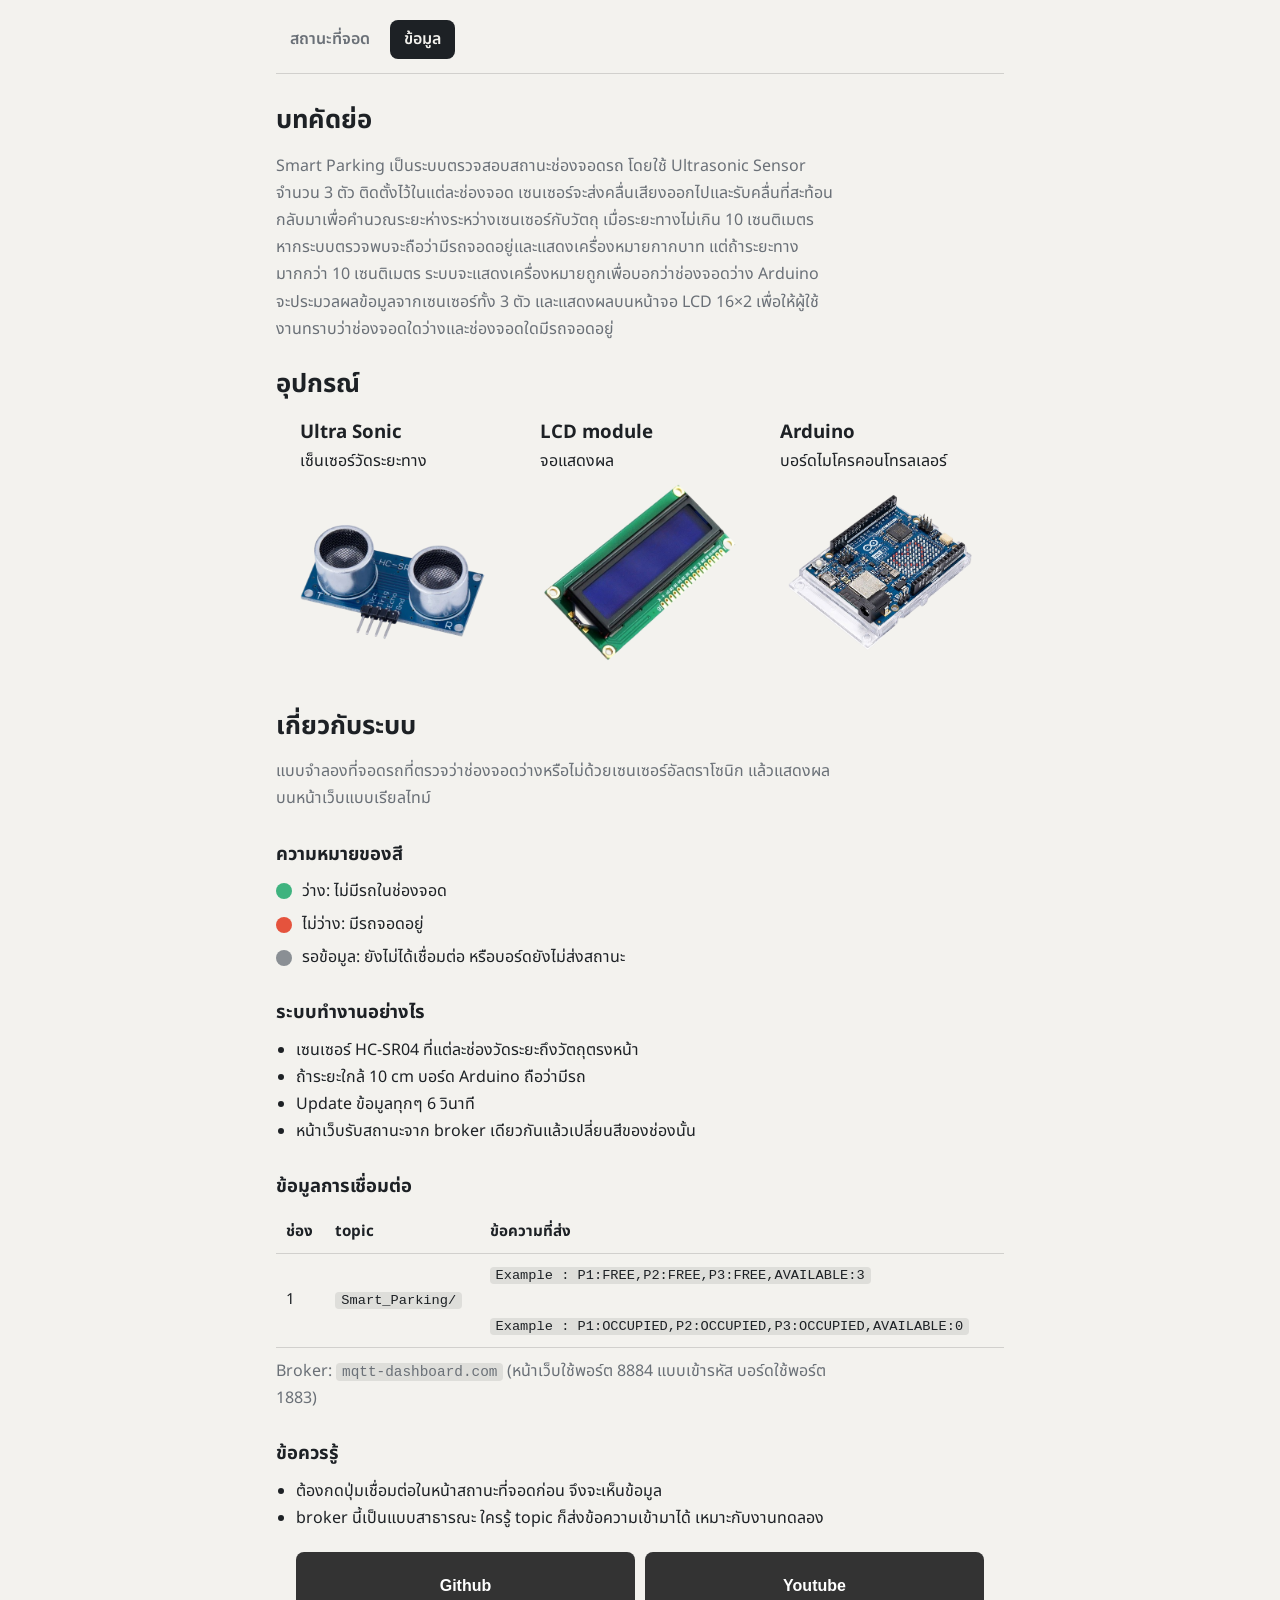
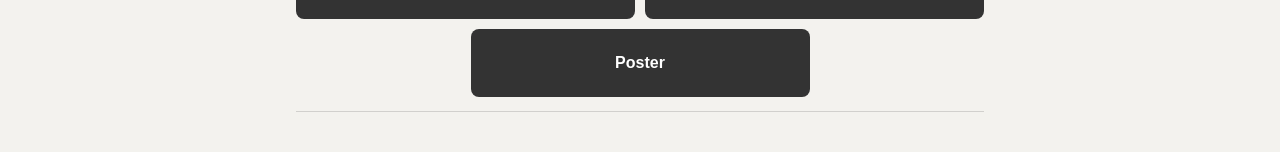
<file: Website/info.html>
<!DOCTYPE html>
<html lang="th">

<head>
  <meta charset="UTF-8">
  <meta name="viewport" content="width=device-width, initial-scale=1, viewport-fit=cover">
  <title>ข้อมูล | ที่จอดรถ</title>
  <link rel="preconnect" href="https://fonts.googleapis.com">
  <link href="https://fonts.googleapis.com/css2?family=Noto+Sans+Thai:wght@400;600;700&display=swap" rel="stylesheet">
  <style>
    :root {
      --bg: #f3f2ee;
      --text: #1d2125;
      --muted: #6a7077;
      --free: #3fb37f;
      --busy: #e5533d;
      --unknown: #8a8f94;
    }
    @media (prefers-color-scheme: dark) {
      :root {
        --bg: #16181a;
        --text: #ecebe6;
        --muted: #9aa0a6;
      }
    }
    * {
      box-sizing: border-box;
      margin: 0;
    }
    body {
      font-family: "Noto Sans Thai", system-ui, sans-serif;
      background: var(--bg);
      color: var(--text);
      line-height: 1.7;
      padding: max(20px, env(safe-area-inset-top)) 16px max(20px, env(safe-area-inset-bottom));
      max-width: 760px;
      margin: 0 auto;
    }
    nav {
      display: flex;
      gap: 6px;
      padding-bottom: 14px;
      margin-bottom: 25px;
      border-bottom: 1px solid rgba(128, 128, 128, .3);
    }
    nav a {
      color: var(--muted);
      text-decoration: none;
      font-weight: 600;
      padding: 6px 14px;
      border-radius: 8px;
    }
    nav a:hover {
      color: var(--text);
    }
    nav a[aria-current="page"] {
      background: var(--text);
      color: var(--bg);
    }
    nav a:focus-visible {
      outline: 3px solid var(--free);
      outline-offset: 2px;
    }
    h1 {
      font-size: 1.6rem;
      font-weight: 700;
      margin: 20px 10px 10px 0px;
    }
    h2 {
      font-size: 1.15rem;
      font-weight: 700;
      margin: 26px 0 8px;
    }
    p,
    li {
      max-width: 62ch;
    }
    .lead {
      color: var(--muted);
    }
    ul {
      padding-left: 20px;
    }
    .legend {
      list-style: none;
      padding: 0;
    }
    .legend li {
      display: flex;
      align-items: center;
      gap: 10px;
      margin-bottom: 6px;
    }
    .dot {
      width: 16px;
      height: 16px;
      border-radius: 50%;
      flex: none;
    }
    table {
      border-collapse: collapse;
      width: 100%;
      font-size: .95rem;
    }
    th,
    td {
      text-align: left;
      padding: 8px 10px;
      border-bottom: 1px solid rgba(128, 128, 128, .3);
    }

    code {
      font-family: ui-monospace, monospace;
      font-size: .9em;
      background: rgba(128, 128, 128, .18);
      padding: 1px 6px;
      border-radius: 4px;
    }

    .scroll {
      overflow-x: auto;
    }

.menu {
  display: flex;
  flex-wrap: wrap;
  gap: 10px;
  max-width: 700px;
  margin: 20px;
  justify-content: center;
}

.menu a {

  width: calc(50% - 5px); 
  box-sizing: border-box; 
  
  padding: 20px 10px;
  background-color: #333;
  color: white;
  text-decoration: none;
  text-align: center;
  border-radius: 8px;
  font-family: sans-serif;
  font-weight: bold;
  transition: 0.3s;
}

.menu a:hover {
  background-color: #555;
  transform: scale(1.02);
}
img {
  width: 200px;           /* กำหนดขนาดรูปภาพ (ปรับลด-เพิ่มได้) */
  height: 200px;
  object-fit: contain;   /* ป้องกันรูปร่างของภาพผิดเพี้ยน */
}
.device-container {
  display: flex;
  justify-content: center; /* จัดให้อยู่กึ่งกลางหน้าจอ */
  align-items: flex-start; /* ให้กล่องทุกใบชิดขอบบนตรงกัน */
  gap: 40px; /* ระยะห่างระหว่างอุปกรณ์แต่ละชิ้น */
  max-width: 1000px;
  margin: 0 auto;
}
  </style>
</head>

<body>
  <nav>
    <a href="index.html">สถานะที่จอด</a>
    <a href="info.html" aria-current="page">ข้อมูล</a>
  </nav>
  <h1>บทคัดย่อ</h1>
  <p class="lead"> Smart Parking เป็นระบบตรวจสอบสถานะช่องจอดรถ โดยใช้ Ultrasonic Sensor จำนวน 3 ตัว
    ติดตั้งไว้ในแต่ละช่องจอด
    เซนเซอร์จะส่งคลื่นเสียงออกไปและรับคลื่นที่สะท้อนกลับมาเพื่อคำนวณระยะห่างระหว่างเซนเซอร์กับวัตถุ เมื่อระยะทางไม่เกิน
    10 เซนติเมตร หากระบบตรวจพบจะถือว่ามีรถจอดอยู่และแสดงเครื่องหมายกากบาท แต่ถ้าระยะทางมากกว่า 10 เซนติเมตร
    ระบบจะแสดงเครื่องหมายถูกเพื่อบอกว่าช่องจอดว่าง
    Arduino จะประมวลผลข้อมูลจากเซนเซอร์ทั้ง 3 ตัว และแสดงผลบนหน้าจอ LCD 16×2
    เพื่อให้ผู้ใช้งานทราบว่าช่องจอดใดว่างและช่องจอดใดมีรถจอดอยู่</p>
<h1 class="main-title">อุปกรณ์</h1>

<div class="device-container">
  <!-- กล่องที่ 1 -->
  <div class="device-item">
    <h3>Ultra Sonic</h3>
    <p>เซ็นเซอร์วัดระยะทาง</p>
    <img src="img/ultra_sonic.png" alt="Ultra Sonic">
  </div>

  <!-- กล่องที่ 2 -->
  <div class="device-item">
    <h3>LCD module</h3>
    <p>จอแสดงผล</p>
    <img src="img/LCD.png" alt="LCD">
  </div>

  <!-- กล่องที่ 3 -->
  <div class="device-item">
    <h3>Arduino</h3>
    <p>บอร์ดไมโครคอนโทรลเลอร์</p>
    <img src="img/arduino.png" alt="Arduino">
  </div>
</div>
  <h1>เกี่ยวกับระบบ</h1>
  <p class="lead">แบบจำลองที่จอดรถที่ตรวจว่าช่องจอดว่างหรือไม่ด้วยเซนเซอร์อัลตราโซนิก แล้วแสดงผลบนหน้าเว็บแบบเรียลไทม์
  </p>

  <h2>ความหมายของสี</h2>
  <ul class="legend">
    <li><span class="dot" style="background: var(--free)"></span>ว่าง: ไม่มีรถในช่องจอด</li>
    <li><span class="dot" style="background: var(--busy)"></span>ไม่ว่าง: มีรถจอดอยู่</li>
    <li><span class="dot" style="background: var(--unknown)"></span>รอข้อมูล: ยังไม่ได้เชื่อมต่อ หรือบอร์ดยังไม่ส่งสถานะ
    </li>
  </ul>

  <h2>ระบบทำงานอย่างไร</h2>
  <ul>
    <li>เซนเซอร์ HC-SR04 ที่แต่ละช่องวัดระยะถึงวัตถุตรงหน้า</li>
    <li>ถ้าระยะใกล้ 10 cm บอร์ด Arduino ถือว่ามีรถ</li>
    <li>Update ข้อมูลทุกๆ 6 วินาที</li>
    <li>หน้าเว็บรับสถานะจาก broker เดียวกันแล้วเปลี่ยนสีของช่องนั้น</li>
  </ul>

  <h2>ข้อมูลการเชื่อมต่อ</h2>
  <div class="scroll">
    <table>
      <tr>
        <th>ช่อง</th>
        <th>topic</th>
        <th>ข้อความที่ส่ง</th>
      </tr>
      <tr>
        <td>1</td>
        <td><code>Smart_Parking/</code></td>
        <td rowspan="4">
          <code>Example : P1:FREE,P2:FREE,P3:FREE,AVAILABLE:3</code><br><br><code>Example : P1:OCCUPIED,P2:OCCUPIED,P3:OCCUPIED,AVAILABLE:0</code>
        </td>
      </tr>
    </table>
  </div>
  <p style="margin-top:10px" class="lead">Broker: <code>mqtt-dashboard.com</code> (หน้าเว็บใช้พอร์ต 8884 แบบเข้ารหัส
    บอร์ดใช้พอร์ต 1883)</p>

  <h2>ข้อควรรู้</h2>
  <ul>
    <li>ต้องกดปุ่มเชื่อมต่อในหน้าสถานะที่จอดก่อน จึงจะเห็นข้อมูล</li>
    <li>broker นี้เป็นแบบสาธารณะ ใครรู้ topic ก็ส่งข้อความเข้ามาได้ เหมาะกับงานทดลอง</li>
  </ul>

  <nav class="menu">
    <a href="https://github.com/Crimson0011/Physical-Computing-Project-2026---IT-KMITL">Github</a> <!-- เปลี่ยน # เป็นลิงก์จริง -->
    <a href="https://www.youtube.com/watch?v=YWQhd9ew2O0">Youtube</a>
    <a href="https://drive.google.com/file/d/1IhBQcTuptvGPy7rJ-xET_2y_lPLsk0Xr/view?usp=sharing">Poster</a>
  </nav>
</body>

</html>
</file>
